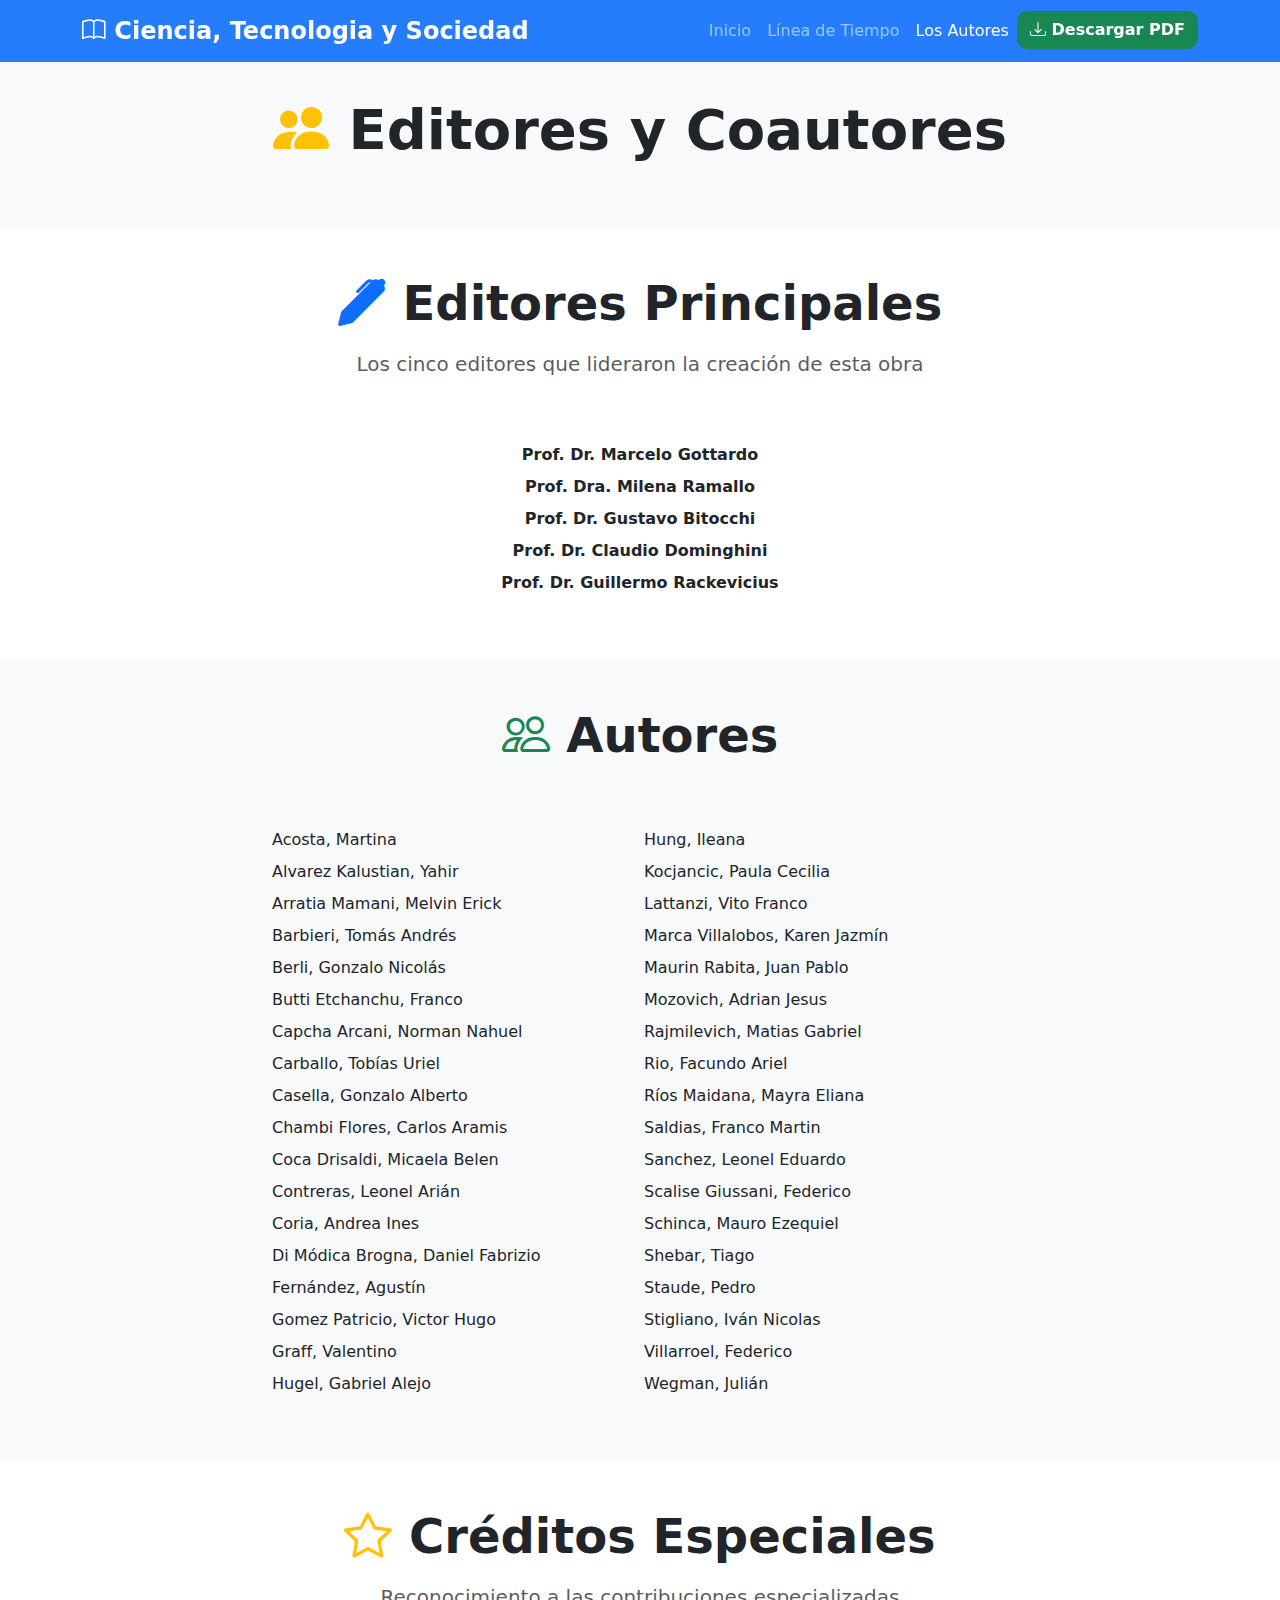
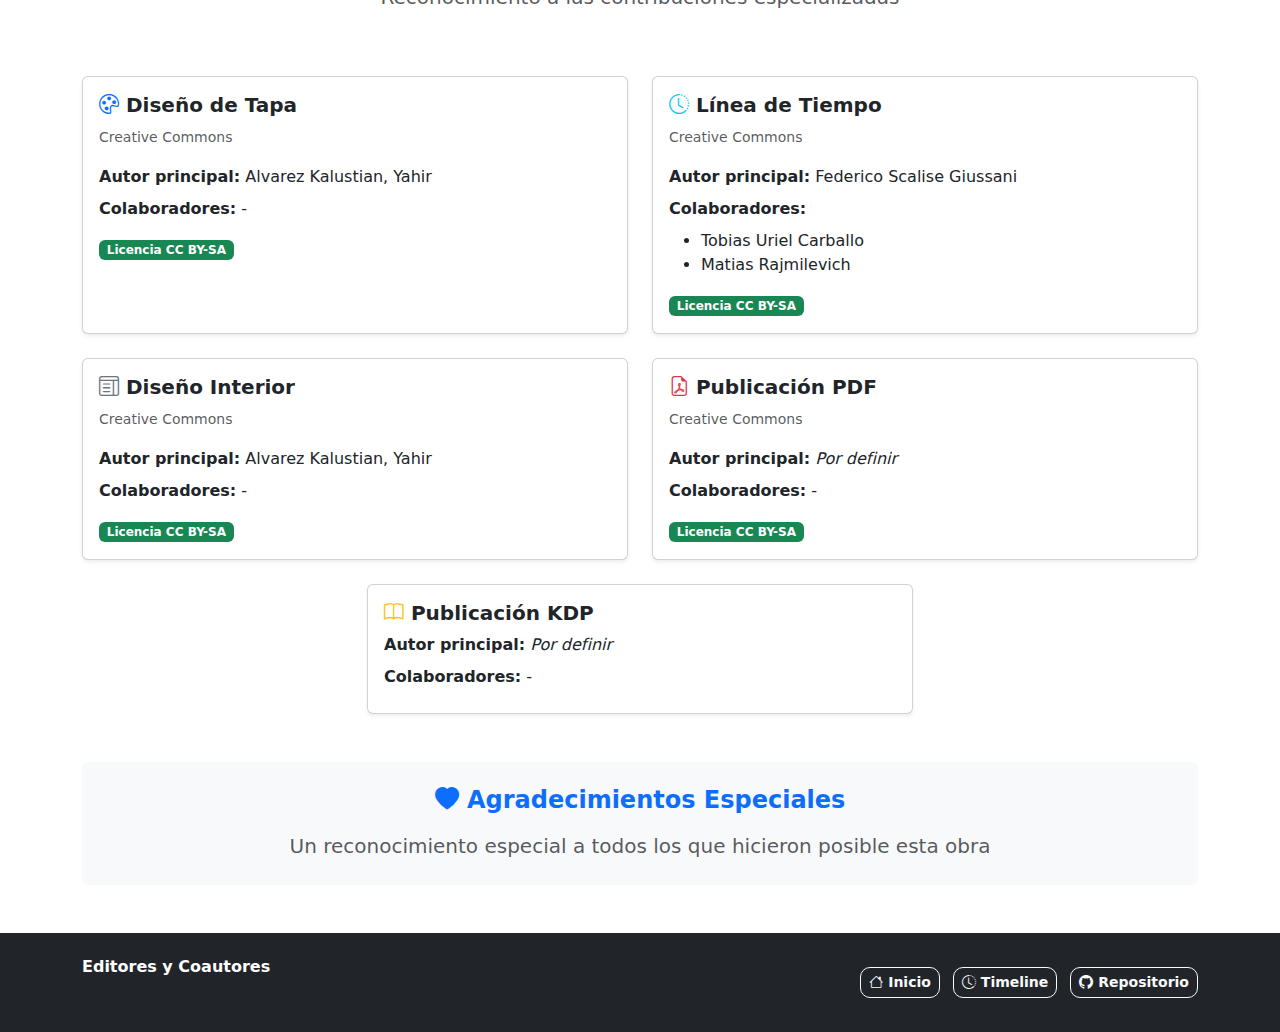
<file: autores.html>
<!DOCTYPE html>
<html lang="es">
<head>
    <meta charset="UTF-8">
    <meta name="viewport" content="width=device-width, initial-scale=1.0">
    <title>Conocé a los Autores - Ciencia, Tecnologia y Sociedad</title>
    
    <!-- Bootstrap 5.3 CSS -->
    <link href="https://cdn.jsdelivr.net/npm/bootstrap@5.3.0/dist/css/bootstrap.min.css" rel="stylesheet">
    <!-- Bootstrap Icons -->
    <link rel="stylesheet" href="https://cdn.jsdelivr.net/npm/bootstrap-icons@1.11.0/font/bootstrap-icons.css">
    <!-- Custom CSS -->
    <link href="assets/css/styles.css" rel="stylesheet">
</head>
<body>
    <!-- Navigation -->
    <nav class="navbar navbar-expand-lg navbar-dark bg-primary fixed-top">
        <div class="container">
            <a class="navbar-brand fw-bold" href="index.html">
                <i class="bi bi-book"></i> Ciencia, Tecnologia y Sociedad
            </a>
            <button class="navbar-toggler" type="button" data-bs-toggle="collapse" data-bs-target="#navbarNav" aria-label="Toggle navigation">
                <span class="navbar-toggler-icon"></span>
            </button>
            <div class="collapse navbar-collapse" id="navbarNav">
                <ul class="navbar-nav ms-auto">
                    <li class="nav-item">
                        <a class="nav-link" href="index.html">Inicio</a>
                    </li>
                    <li class="nav-item">
                        <a class="nav-link" href="timeline.html">Línea de Tiempo</a>
                    </li>
                    <li class="nav-item">
                        <a class="nav-link active" href="autores.html">Los Autores</a>
                    </li>
                    <li class="nav-item">
                        <a href="https://docs.google.com/document/d/1z-AIXiqgQ4723Ntpj3I4-G6UnKTxXHDF-4VG2Z_UFHo/edit?usp=drive_link" target="_blank" rel="noopener" class="btn btn-success nav-download-btn">
                            <i class="bi bi-download"></i> Descargar PDF
                        </a>
                    </li>
                </ul>
            </div>
        </div>
    </nav>

    <!-- Header Section -->
    <section class="py-5 mt-5 bg-light">
        <div class="container">
            <div class="row">
                <div class="col-lg-8 mx-auto text-center">
                    <h1 class="display-4 fw-bold mb-3">
                        <i class="bi bi-people-fill text-warning"></i>
                        Editores y Coautores
                    </h1>
                
                </div>
            </div>
        </div>
    </section>

    <!-- Editores Principales Section -->
    <section class="py-5">
        <div class="container">
            <div class="row mb-5">
                <div class="col-12 text-center">
                    <h2 class="display-5 fw-bold mb-3">
                        <i class="bi bi-pen-fill text-primary"></i> Editores Principales
                    </h2>
                    <p class="lead text-muted">Los cinco editores que lideraron la creación de esta obra</p>
                </div>
            </div>

            <div class="row">
                <div class="col-12">
                    <div class="row justify-content-center">
                        <div class="col-lg-8">
                            <ul class="list-unstyled text-center">
                                <li class="mb-2"><strong>Prof. Dr. Marcelo Gottardo</strong></li>
                                <li class="mb-2"><strong>Prof. Dra. Milena Ramallo</strong></li>
                                <li class="mb-2"><strong>Prof. Dr. Gustavo Bitocchi</strong></li>
                                <li class="mb-2"><strong>Prof. Dr. Claudio Dominghini</strong></li>
                                <li class="mb-2"><strong>Prof. Dr. Guillermo Rackevicius</strong></li>
                            </ul>
                        </div>
                    </div>
                </div>
            </div>
        </div>
    </section>

    <!-- Autores Section -->
    <section class="py-5 bg-light">
        <div class="container">
            <div class="row mb-5">
                <div class="col-12 text-center">
                    <h2 class="display-5 fw-bold mb-3">
                        <i class="bi bi-people text-success"></i> Autores
                    </h2>
                </div>
            </div>

            <div class="row">
                <div class="col-lg-8 mx-auto">
                    <div class="row g-2">
                        <div class="col-md-6">
                            <ul class="list-unstyled">
                                <li class="mb-2">Acosta, Martina</li>
                                <li class="mb-2">Alvarez Kalustian, Yahir</li>
                                <li class="mb-2">Arratia Mamani, Melvin Erick</li>
                                <li class="mb-2">Barbieri, Tomás Andrés</li>
                                <li class="mb-2">Berli, Gonzalo Nicolás</li>
                                <li class="mb-2">Butti Etchanchu, Franco</li>
                                <li class="mb-2">Capcha Arcani, Norman Nahuel</li>
                                <li class="mb-2">Carballo, Tobías Uriel</li>
                                <li class="mb-2">Casella, Gonzalo Alberto</li>
                                <li class="mb-2">Chambi Flores, Carlos Aramis</li>
                                <li class="mb-2">Coca Drisaldi, Micaela Belen</li>
                                <li class="mb-2">Contreras, Leonel Arián</li>
                                <li class="mb-2">Coria, Andrea Ines</li>
                                <li class="mb-2">Di Módica Brogna, Daniel Fabrizio</li>
                                <li class="mb-2">Fernández, Agustín</li>
                                <li class="mb-2">Gomez Patricio, Victor Hugo</li>
                                <li class="mb-2">Graff, Valentino</li>
                                <li class="mb-2">Hugel, Gabriel Alejo</li>
                            </ul>
                        </div>
                        <div class="col-md-6">
                            <ul class="list-unstyled">
                                <li class="mb-2">Hung, Ileana</li>
                                <li class="mb-2">Kocjancic, Paula Cecilia</li>
                                <li class="mb-2">Lattanzi, Vito Franco</li>
                                <li class="mb-2">Marca Villalobos, Karen Jazmín</li>
                                <li class="mb-2">Maurin Rabita, Juan Pablo</li>
                                <li class="mb-2">Mozovich, Adrian Jesus</li>
                                <li class="mb-2">Rajmilevich, Matias Gabriel</li>
                                <li class="mb-2">Rio, Facundo Ariel</li>
                                <li class="mb-2">Ríos Maidana, Mayra Eliana</li>
                                <li class="mb-2">Saldias, Franco Martin</li>
                                <li class="mb-2">Sanchez, Leonel Eduardo</li>
                                <li class="mb-2">Scalise Giussani, Federico</li>
                                <li class="mb-2">Schinca, Mauro Ezequiel</li>
                                <li class="mb-2">Shebar, Tiago</li>
                                <li class="mb-2">Staude, Pedro</li>
                                <li class="mb-2">Stigliano, Iván Nicolas</li>
                                <li class="mb-2">Villarroel, Federico</li>
                                <li class="mb-2">Wegman, Julián</li>
                            </ul>
                        </div>
                    </div>
                </div>
            </div>
        </div>
    </section>

    <!-- Créditos Especiales Section -->
    <section class="py-5">
        <div class="container">
            <div class="row mb-5">
                <div class="col-12 text-center">
                    <h2 class="display-5 fw-bold mb-3">
                        <i class="bi bi-star text-warning"></i> Créditos Especiales
                    </h2>
                    <p class="lead text-muted">Reconocimiento a las contribuciones especializadas</p>
                </div>
            </div>

            <div class="row g-4">
                <!-- Diseño de Tapa -->
                <div class="col-lg-6">
                    <div class="card h-100 shadow-sm credits-card">
                        <div class="card-body">
                            <h5 class="card-title fw-bold">
                                <i class="bi bi-palette text-primary"></i> Diseño de Tapa
                            </h5>
                            <div class="mb-3">
                                <small class="text-muted">Creative Commons</small>
                            </div>
                            <p class="mb-2"><strong>Autor principal:</strong> Alvarez Kalustian, Yahir</p>
                            <p class="mb-2"><strong>Colaboradores:</strong> -</p>
                            <div class="mt-3">
                                <span class="badge bg-success">Licencia CC BY-SA</span>
                            </div>
                        </div>
                    </div>
                </div>

                <!-- Línea de Tiempo -->
                <div class="col-lg-6">
                    <div class="card h-100 shadow-sm credits-card">
                        <div class="card-body">
                            <h5 class="card-title fw-bold">
                                <i class="bi bi-clock-history text-info"></i> Línea de Tiempo
                            </h5>
                            <div class="mb-3">
                                <small class="text-muted">Creative Commons</small>
                            </div>
                            <p class="mb-2"><strong>Autor principal:</strong> Federico Scalise Giussani</p>
                            <p class="mb-2"><strong>Colaboradores:</strong></p>
                            <ul class="mb-2">
                                <li>Tobias Uriel Carballo</li>
                                <li>Matias Rajmilevich</li>
                            </ul>
                            <div class="mt-3">
                                <span class="badge bg-success">Licencia CC BY-SA</span>
                            </div>
                        </div>
                    </div>
                </div>

                <!-- Diseño Interior -->
                <div class="col-lg-6">
                    <div class="card h-100 shadow-sm credits-card">
                        <div class="card-body">
                            <h5 class="card-title fw-bold">
                                <i class="bi bi-layout-text-window text-secondary"></i> Diseño Interior
                            </h5>
                            <div class="mb-3">
                                <small class="text-muted">Creative Commons</small>
                            </div>
                            <p class="mb-2"><strong>Autor principal:</strong> Alvarez Kalustian, Yahir</p>
                            <p class="mb-2"><strong>Colaboradores:</strong> -</p>
                            <div class="mt-3">
                                <span class="badge bg-success">Licencia CC BY-SA</span>
                            </div>
                        </div>
                    </div>
                </div>

                <!-- Publicación PDF -->
                <div class="col-lg-6">
                    <div class="card h-100 shadow-sm credits-card">
                        <div class="card-body">
                            <h5 class="card-title fw-bold">
                                <i class="bi bi-file-earmark-pdf text-danger"></i> Publicación PDF
                            </h5>
                            <div class="mb-3">
                                <small class="text-muted">Creative Commons</small>
                            </div>
                            <p class="mb-2"><strong>Autor principal:</strong> <em>Por definir</em></p>
                            <p class="mb-2"><strong>Colaboradores:</strong> -</p>
                            <div class="mt-3">
                                <span class="badge bg-success">Licencia CC BY-SA</span>
                            </div>
                        </div>
                    </div>
                </div>
            </div>

            <!-- Publicación KDP -->
            <div class="row mt-4">
                <div class="col-lg-6 mx-auto">
                    <div class="card shadow-sm credits-card">
                        <div class="card-body">
                            <h5 class="card-title fw-bold">
                                <i class="bi bi-book text-warning"></i> Publicación KDP
                            </h5>
                            <p class="mb-2"><strong>Autor principal:</strong> <em>Por definir</em></p>
                            <p class="mb-2"><strong>Colaboradores:</strong> -</p>
                        </div>
                    </div>
                </div>
            </div>

            <!-- Agradecimientos Especiales -->
            <div class="row mt-5">
                <div class="col-12 text-center">
                    <div class="card border-0 bg-light">
                        <div class="card-body py-4">
                            <h4 class="fw-bold text-primary mb-3">
                                <i class="bi bi-heart-fill"></i> Agradecimientos Especiales
                            </h4>
                            <p class="lead mb-0 text-muted">
                                Un reconocimiento especial a todos los que hicieron posible esta obra
                            </p>
                        </div>
                    </div>
                </div>
            </div>
        </div>
    </section>

    <!-- Contact Section removed per request -->

    <!-- Footer -->
    <footer class="bg-dark text-white py-4">
        <div class="container">
            <div class="row align-items-center">
                <div class="col-md-6">
                    <h6 class="fw-bold">Editores y Coautores</h6>
                    <p class="text-muted mb-0">Colaboración multidisciplinaria</p>
                </div>
                <div class="col-md-6 text-md-end">
                    <a href="index.html" class="btn btn-outline-light btn-sm me-2">
                        <i class="bi bi-house"></i> Inicio
                    </a>
                    <a href="timeline.html" class="btn btn-outline-light btn-sm me-2">
                        <i class="bi bi-clock-history"></i> Timeline
                    </a>
                    <a href="https://github.com/utn-iys/CienciaTecnologiaySociedad" target="_blank" rel="noopener" class="btn btn-outline-light btn-sm">
                        <i class="bi bi-github"></i> Repositorio
                    </a>
                </div>
            </div>
        </div>
    </footer>

    <!-- Bootstrap 5.3 JS -->
    <script src="https://cdn.jsdelivr.net/npm/bootstrap@5.3.0/dist/js/bootstrap.bundle.min.js"></script>
    <!-- Custom JS -->
    <script src="assets/js/main.js"></script>

    <script>
        document.addEventListener('DOMContentLoaded', function() {
            // Animaciones de entrada para las secciones de autores
            const authorSections = document.querySelectorAll('.author-info');
            
            const observerOptions = {
                threshold: 0.2,
                rootMargin: '0px 0px -100px 0px'
            };

            const observer = new IntersectionObserver(function(entries) {
                entries.forEach(entry => {
                    if (entry.isIntersecting) {
                        entry.target.classList.add('fade-in-up');
                    }
                });
            }, observerOptions);

            authorSections.forEach(section => {
                observer.observe(section);
            });

            // Efectos hover para las imágenes de autores
            const authorImages = document.querySelectorAll('.autor-image');
            authorImages.forEach(img => {
                img.addEventListener('mouseenter', function() {
                    this.style.transform = 'scale(1.05)';
                    this.style.transition = 'transform 0.3s ease';
                });
                
                img.addEventListener('mouseleave', function() {
                    this.style.transform = 'scale(1)';
                });
            });

            // Copiar información de contacto
            const contactButtons = document.querySelectorAll('.social-links a');
            contactButtons.forEach(button => {
                button.addEventListener('click', function(e) {
                    e.preventDefault();
                    const platform = this.querySelector('i').classList[1].split('-')[1];
                    utils.showToast(`Información de contacto copiada (${platform})`, 'info');
                });
            });
        });
    </script>
</body>
</html>
</file>
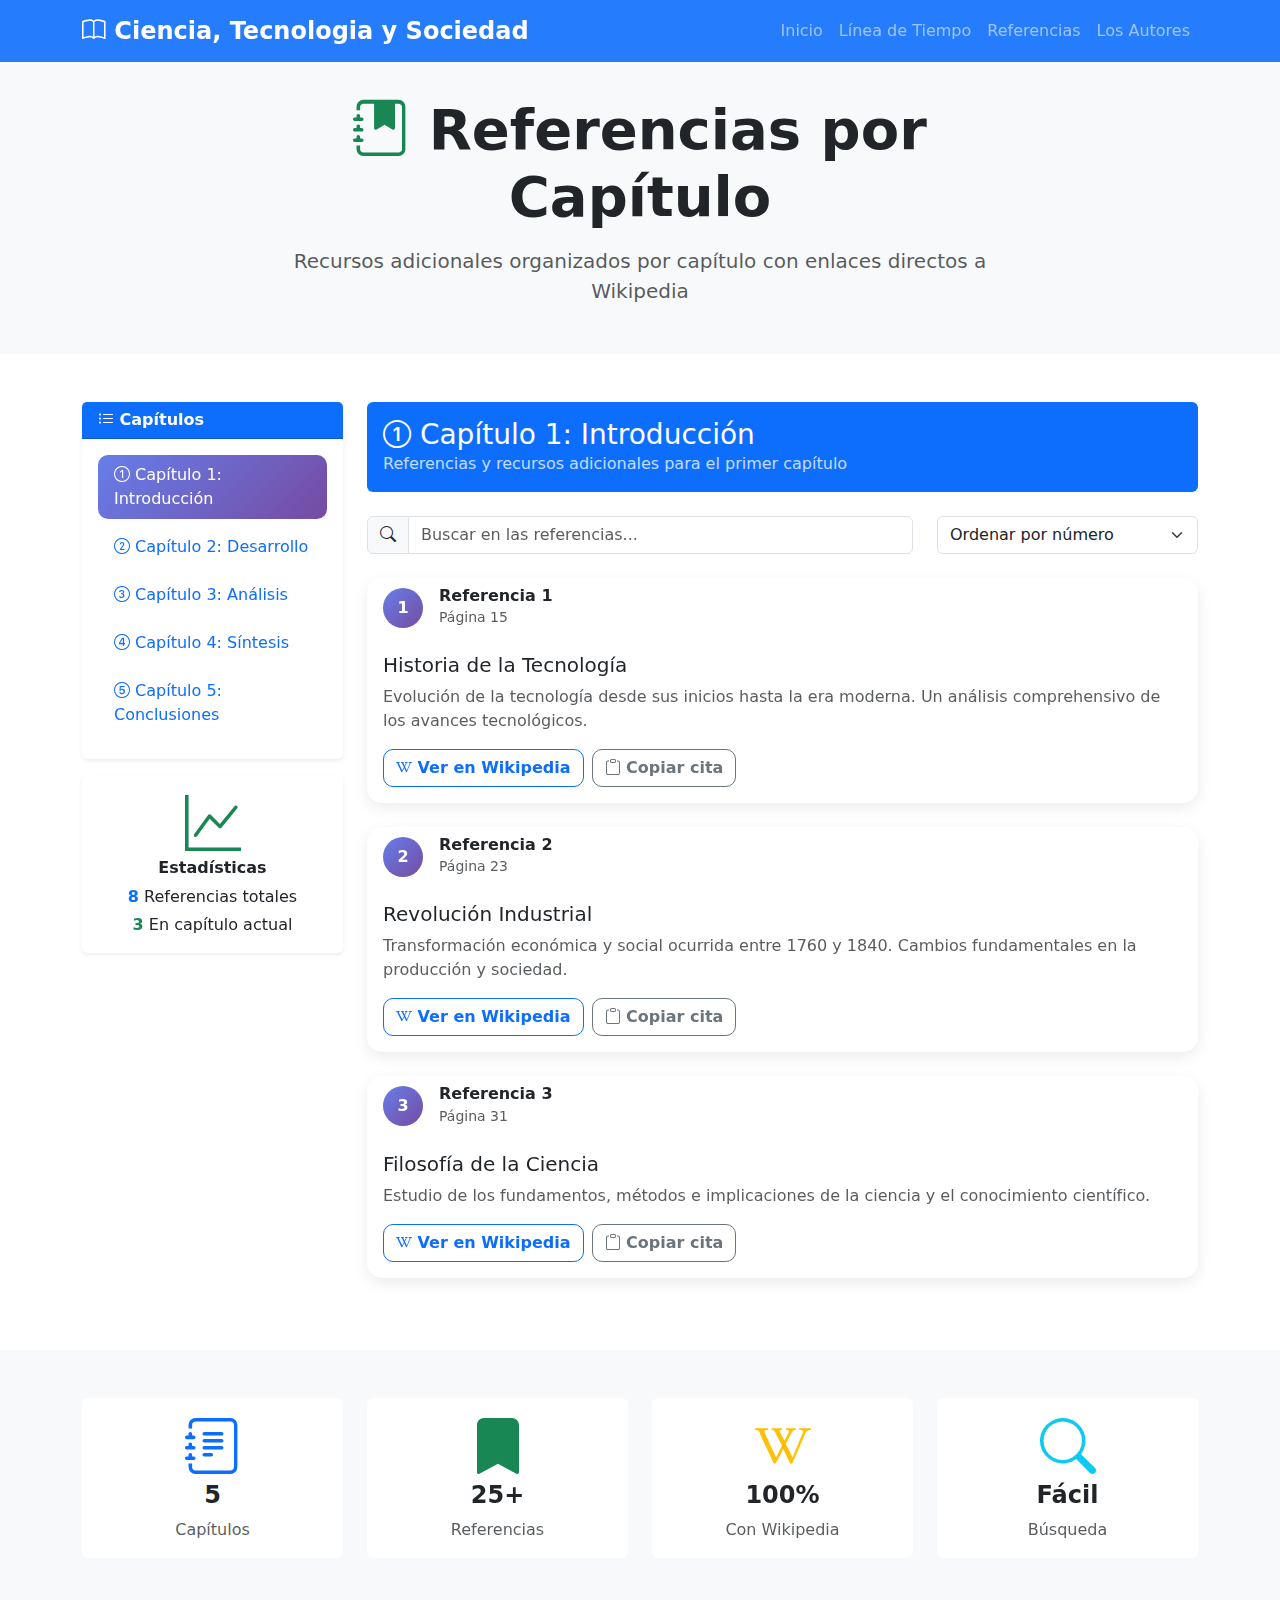
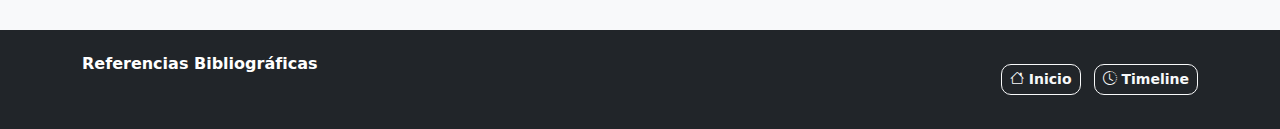
<file: referencias.html>
<!DOCTYPE html>
<html lang="es">
<head>
    <meta charset="UTF-8">
    <meta name="viewport" content="width=device-width, initial-scale=1.0">
    <title>Referencias - Ciencia, Tecnologia y Sociedad</title>
    
    <!-- Bootstrap 5.3 CSS -->
    <link href="https://cdn.jsdelivr.net/npm/bootstrap@5.3.0/dist/css/bootstrap.min.css" rel="stylesheet">
    <!-- Bootstrap Icons -->
    <link rel="stylesheet" href="https://cdn.jsdelivr.net/npm/bootstrap-icons@1.11.0/font/bootstrap-icons.css">
    <!-- Custom CSS -->
    <link href="assets/css/styles.css" rel="stylesheet">
</head>
<body>
    <!-- Navigation -->
    <nav class="navbar navbar-expand-lg navbar-dark bg-primary fixed-top">
        <div class="container">
            <a class="navbar-brand fw-bold" href="index.html">
                <i class="bi bi-book"></i> Ciencia, Tecnologia y Sociedad
            </a>
            <button class="navbar-toggler" type="button" data-bs-toggle="collapse" data-bs-target="#navbarNav" aria-label="Toggle navigation">
                <span class="navbar-toggler-icon"></span>
            </button>
            <div class="collapse navbar-collapse" id="navbarNav">
                <ul class="navbar-nav ms-auto">
                    <li class="nav-item">
                        <a class="nav-link" href="index.html">Inicio</a>
                    </li>
                    <li class="nav-item">
                        <a class="nav-link" href="timeline.html">Línea de Tiempo</a>
                    </li>
                    <li class="nav-item">
                        <a class="nav-link active" href="referencias.html">Referencias</a>
                    </li>
                    <li class="nav-item">
                        <a class="nav-link" href="autores.html">Los Autores</a>
                    </li>
                </ul>
            </div>
        </div>
    </nav>

    <!-- Header Section -->
    <section class="py-5 mt-5 bg-light">
        <div class="container">
            <div class="row">
                <div class="col-lg-8 mx-auto text-center">
                    <h1 class="display-4 fw-bold mb-3">
                        <i class="bi bi-journal-bookmark-fill text-success"></i>
                        Referencias por Capítulo
                    </h1>
                    <p class="lead text-muted mb-0">Recursos adicionales organizados por capítulo con enlaces directos a Wikipedia</p>
                </div>
            </div>
        </div>
    </section>

    <!-- Referencias Section -->
    <section class="py-5">
        <div class="container">
            <div class="row">
                <!-- Sidebar Navigation -->
                <div class="col-lg-3">
                    <div class="referencias-nav">
                        <div class="card border-0 shadow-sm">
                            <div class="card-header bg-primary text-white">
                                <h6 class="mb-0 fw-bold">
                                    <i class="bi bi-list-ul"></i> Capítulos
                                </h6>
                            </div>
                            <div class="card-body p-0">
                                <nav class="nav nav-pills flex-column p-3">
                                    <a class="nav-link active" href="#" data-chapter="capitulo-1" onclick="loadChapter('capitulo-1', this)">
                                        <i class="bi bi-1-circle"></i> Capítulo 1: Introducción
                                    </a>
                                    <a class="nav-link" href="#" data-chapter="capitulo-2" onclick="loadChapter('capitulo-2', this)">
                                        <i class="bi bi-2-circle"></i> Capítulo 2: Desarrollo
                                    </a>
                                    <a class="nav-link" href="#" data-chapter="capitulo-3" onclick="loadChapter('capitulo-3', this)">
                                        <i class="bi bi-3-circle"></i> Capítulo 3: Análisis
                                    </a>
                                    <a class="nav-link" href="#" data-chapter="capitulo-4" onclick="loadChapter('capitulo-4', this)">
                                        <i class="bi bi-4-circle"></i> Capítulo 4: Síntesis
                                    </a>
                                    <a class="nav-link" href="#" data-chapter="capitulo-5" onclick="loadChapter('capitulo-5', this)">
                                        <i class="bi bi-5-circle"></i> Capítulo 5: Conclusiones
                                    </a>
                                </nav>
                            </div>
                        </div>
                        
                        <!-- Statistics Card -->
                        <div class="card border-0 shadow-sm mt-3">
                            <div class="card-body text-center">
                                <i class="bi bi-graph-up text-success display-4 mb-2"></i>
                                <h6 class="fw-bold">Estadísticas</h6>
                                <p class="mb-1"><span class="fw-bold text-primary" id="total-referencias">0</span> Referencias totales</p>
                                <p class="mb-0"><span class="fw-bold text-success" id="current-chapter-refs">0</span> En capítulo actual</p>
                            </div>
                        </div>
                    </div>
                </div>

                <!-- Content Area -->
                <div class="col-lg-9">
                    <!-- Chapter Header -->
                    <div class="mb-4">
                        <div class="card border-0 bg-primary text-white">
                            <div class="card-body">
                                <h3 class="card-title mb-0" id="chapter-title">
                                    <i class="bi bi-1-circle"></i> Capítulo 1: Introducción
                                </h3>
                                <p class="card-text opacity-75 mb-0" id="chapter-description">
                                    Referencias y recursos adicionales para el primer capítulo
                                </p>
                            </div>
                        </div>
                    </div>

                    <!-- Search and Filter -->
                    <div class="row mb-4">
                        <div class="col-md-8">
                            <div class="input-group">
                                <span class="input-group-text">
                                    <i class="bi bi-search"></i>
                                </span>
                                <input type="text" class="form-control" id="search-referencias" placeholder="Buscar en las referencias...">
                            </div>
                        </div>
                        <div class="col-md-4">
                            <select class="form-select" id="sort-referencias">
                                <option value="numero">Ordenar por número</option>
                                <option value="pagina">Ordenar por página</option>
                                <option value="titulo">Ordenar por título</option>
                            </select>
                        </div>
                    </div>

                    <!-- Loading indicator -->
                    <div id="referencias-loading" class="text-center py-5">
                        <div class="spinner-border text-primary" role="status">
                            <span class="visually-hidden">Cargando referencias...</span>
                        </div>
                        <p class="mt-3 text-muted">Cargando referencias...</p>
                    </div>

                    <!-- Referencias Content -->
                    <div id="referencias-content">
                        <!-- Las referencias se cargan dinámicamente aquí -->
                    </div>

                    <!-- No results message -->
                    <div id="no-results" class="text-center py-5" style="display: none;">
                        <i class="bi bi-search display-1 text-muted"></i>
                        <h5 class="text-muted mt-3">No se encontraron referencias</h5>
                        <p class="text-muted">Intenta con otros términos de búsqueda</p>
                    </div>
                </div>
            </div>
        </div>
    </section>

    <!-- Quick Stats Section -->
    <section class="py-5 bg-light">
        <div class="container">
            <div class="row text-center">
                <div class="col-md-3 mb-4">
                    <div class="card border-0 h-100">
                        <div class="card-body">
                            <i class="bi bi-journal-text text-primary display-4 mb-3"></i>
                            <h4 class="fw-bold">5</h4>
                            <p class="text-muted mb-0">Capítulos</p>
                        </div>
                    </div>
                </div>
                <div class="col-md-3 mb-4">
                    <div class="card border-0 h-100">
                        <div class="card-body">
                            <i class="bi bi-bookmark-fill text-success display-4 mb-3"></i>
                            <h4 class="fw-bold">25+</h4>
                            <p class="text-muted mb-0">Referencias</p>
                        </div>
                    </div>
                </div>
                <div class="col-md-3 mb-4">
                    <div class="card border-0 h-100">
                        <div class="card-body">
                            <i class="bi bi-wikipedia text-warning display-4 mb-3"></i>
                            <h4 class="fw-bold">100%</h4>
                            <p class="text-muted mb-0">Con Wikipedia</p>
                        </div>
                    </div>
                </div>
                <div class="col-md-3 mb-4">
                    <div class="card border-0 h-100">
                        <div class="card-body">
                            <i class="bi bi-search text-info display-4 mb-3"></i>
                            <h4 class="fw-bold">Fácil</h4>
                            <p class="text-muted mb-0">Búsqueda</p>
                        </div>
                    </div>
                </div>
            </div>
        </div>
    </section>

    <!-- Footer -->
    <footer class="bg-dark text-white py-4">
        <div class="container">
            <div class="row align-items-center">
                <div class="col-md-6">
                    <h6 class="fw-bold">Referencias Bibliográficas</h6>
                    <p class="text-muted mb-0">Recursos organizados por capítulo</p>
                </div>
                <div class="col-md-6 text-md-end">
                    <a href="index.html" class="btn btn-outline-light btn-sm me-2">
                        <i class="bi bi-house"></i> Inicio
                    </a>
                    <a href="timeline.html" class="btn btn-outline-light btn-sm">
                        <i class="bi bi-clock-history"></i> Timeline
                    </a>
                </div>
            </div>
        </div>
    </footer>

    <!-- Bootstrap 5.3 JS -->
    <script src="https://cdn.jsdelivr.net/npm/bootstrap@5.3.0/dist/js/bootstrap.bundle.min.js"></script>
    <!-- Custom JS -->
    <script src="assets/js/main.js"></script>

    <script>
        // Datos extendidos de referencias
        const referenciasData = {
            'capitulo-1': {
                title: 'Capítulo 1: Introducción',
                description: 'Referencias y recursos adicionales para el primer capítulo',
                referencias: [
                    {
                        numero: 1,
                        pagina: 15,
                        titulo: 'Historia de la Tecnología',
                        resumen: 'Evolución de la tecnología desde sus inicios hasta la era moderna. Un análisis comprehensivo de los avances tecnológicos.',
                        wikipedia: 'https://es.wikipedia.org/wiki/Historia_de_la_tecnolog%C3%ADa'
                    },
                    {
                        numero: 2,
                        pagina: 23,
                        titulo: 'Revolución Industrial',
                        resumen: 'Transformación económica y social ocurrida entre 1760 y 1840. Cambios fundamentales en la producción y sociedad.',
                        wikipedia: 'https://es.wikipedia.org/wiki/Revoluci%C3%B3n_Industrial'
                    },
                    {
                        numero: 3,
                        pagina: 31,
                        titulo: 'Filosofía de la Ciencia',
                        resumen: 'Estudio de los fundamentos, métodos e implicaciones de la ciencia y el conocimiento científico.',
                        wikipedia: 'https://es.wikipedia.org/wiki/Filosof%C3%ADa_de_la_ciencia'
                    }
                ]
            },
            'capitulo-2': {
                title: 'Capítulo 2: Desarrollo',
                description: 'Recursos para el desarrollo de los conceptos principales',
                referencias: [
                    {
                        numero: 4,
                        pagina: 45,
                        titulo: 'Inteligencia Artificial',
                        resumen: 'Desarrollo de sistemas que pueden realizar tareas que requieren inteligencia humana.',
                        wikipedia: 'https://es.wikipedia.org/wiki/Inteligencia_artificial'
                    },
                    {
                        numero: 5,
                        pagina: 52,
                        titulo: 'Machine Learning',
                        resumen: 'Subcampo de la inteligencia artificial que se centra en algoritmos que mejoran automáticamente.',
                        wikipedia: 'https://es.wikipedia.org/wiki/Aprendizaje_autom%C3%A1tico'
                    }
                ]
            },
            'capitulo-3': {
                title: 'Capítulo 3: Análisis',
                description: 'Análisis profundo de los temas tratados',
                referencias: [
                    {
                        numero: 6,
                        pagina: 67,
                        titulo: 'Sociología de la Tecnología',
                        resumen: 'Estudio de las relaciones entre sociedad y tecnología, y cómo se influencian mutuamente.',
                        wikipedia: 'https://es.wikipedia.org/wiki/Sociolog%C3%ADa_de_la_tecnolog%C3%ADa'
                    }
                ]
            },
            'capitulo-4': {
                title: 'Capítulo 4: Síntesis',
                description: 'Síntesis de los conceptos principales',
                referencias: [
                    {
                        numero: 7,
                        pagina: 78,
                        titulo: 'Ética de la Tecnología',
                        resumen: 'Rama de la ética aplicada que examina las cuestiones morales relacionadas con la tecnología.',
                        wikipedia: 'https://es.wikipedia.org/wiki/%C3%89tica_de_la_tecnolog%C3%ADa'
                    }
                ]
            },
            'capitulo-5': {
                title: 'Capítulo 5: Conclusiones',
                description: 'Conclusiones y reflexiones finales',
                referencias: [
                    {
                        numero: 8,
                        pagina: 89,
                        titulo: 'Futuro de la Humanidad',
                        resumen: 'Especulaciones y análisis sobre el desarrollo futuro de la especie humana.',
                        wikipedia: 'https://es.wikipedia.org/wiki/Futuro_de_la_humanidad'
                    }
                ]
            }
        };

        let currentChapter = 'capitulo-1';
        let currentSort = 'numero';

        // Cargar capítulo
        function loadChapter(chapter, element) {
            // Actualizar navegación activa
            document.querySelectorAll('.nav-link').forEach(link => {
                link.classList.remove('active');
            });
            element.classList.add('active');

            currentChapter = chapter;
            const data = referenciasData[chapter];

            // Actualizar título del capítulo
            document.getElementById('chapter-title').innerHTML = `<i class="bi bi-${chapter.charAt(chapter.length-1)}-circle"></i> ${data.title}`;
            document.getElementById('chapter-description').textContent = data.description;

            // Mostrar loading
            document.getElementById('referencias-loading').style.display = 'block';
            document.getElementById('referencias-content').style.display = 'none';

            // Simular carga
            setTimeout(() => {
                renderReferencias(data.referencias);
                updateStats();
                document.getElementById('referencias-loading').style.display = 'none';
                document.getElementById('referencias-content').style.display = 'block';
            }, 500);
        }

        // Renderizar referencias
        function renderReferencias(referencias) {
            const container = document.getElementById('referencias-content');
            container.innerHTML = '';

            referencias.forEach(ref => {
                const card = `
                    <div class="referencia-card card fade-in-up mb-4">
                        <div class="card-header bg-transparent border-0 d-flex align-items-center">
                            <div class="referencia-number">${ref.numero}</div>
                            <div>
                                <h6 class="mb-0 fw-bold">Referencia ${ref.numero}</h6>
                                <small class="text-muted">Página ${ref.pagina}</small>
                            </div>
                        </div>
                        <div class="card-body">
                            <h5 class="card-title">${ref.titulo}</h5>
                            <p class="card-text text-muted">${ref.resumen}</p>
                            <div class="d-flex gap-2">
                                <a href="${ref.wikipedia}" target="_blank" class="btn btn-outline-primary">
                                    <i class="bi bi-wikipedia"></i> Ver en Wikipedia
                                </a>
                                <button class="btn btn-outline-secondary" onclick="copyReference(${ref.numero})">
                                    <i class="bi bi-clipboard"></i> Copiar cita
                                </button>
                            </div>
                        </div>
                    </div>
                `;
                container.innerHTML += card;
            });
        }

        // Actualizar estadísticas
        function updateStats() {
            const totalRefs = Object.values(referenciasData).reduce((total, chapter) => total + chapter.referencias.length, 0);
            const currentRefs = referenciasData[currentChapter].referencias.length;
            
            document.getElementById('total-referencias').textContent = totalRefs;
            document.getElementById('current-chapter-refs').textContent = currentRefs;
        }

        // Copiar referencia
        function copyReference(numero) {
        const text = `Referencia ${numero} - Ver detalles en el sitio de Ciencia, Tecnologia y Sociedad`;
            navigator.clipboard.writeText(text).then(() => {
                utils.showToast('Referencia copiada al portapapeles', 'success');
            });
        }

        // Búsqueda en tiempo real
        document.getElementById('search-referencias').addEventListener('input', function(e) {
            const searchTerm = e.target.value.toLowerCase();
            const cards = document.querySelectorAll('.referencia-card');
            let visibleCount = 0;

            cards.forEach(card => {
                const text = card.textContent.toLowerCase();
                if (text.includes(searchTerm)) {
                    card.style.display = 'block';
                    visibleCount++;
                } else {
                    card.style.display = 'none';
                }
            });

            document.getElementById('no-results').style.display = visibleCount === 0 ? 'block' : 'none';
        });

        // Ordenamiento
        document.getElementById('sort-referencias').addEventListener('change', function(e) {
            currentSort = e.target.value;
            const data = referenciasData[currentChapter];
            let sortedRefs = [...data.referencias];

            switch(currentSort) {
                case 'pagina':
                    sortedRefs.sort((a, b) => a.pagina - b.pagina);
                    break;
                case 'titulo':
                    sortedRefs.sort((a, b) => a.titulo.localeCompare(b.titulo));
                    break;
                default:
                    sortedRefs.sort((a, b) => a.numero - b.numero);
            }

            renderReferencias(sortedRefs);
        });

        // Inicializar página
        document.addEventListener('DOMContentLoaded', function() {
            loadChapter('capitulo-1', document.querySelector('[data-chapter="capitulo-1"]'));
        });
    </script>
</body>
</html>
</file>
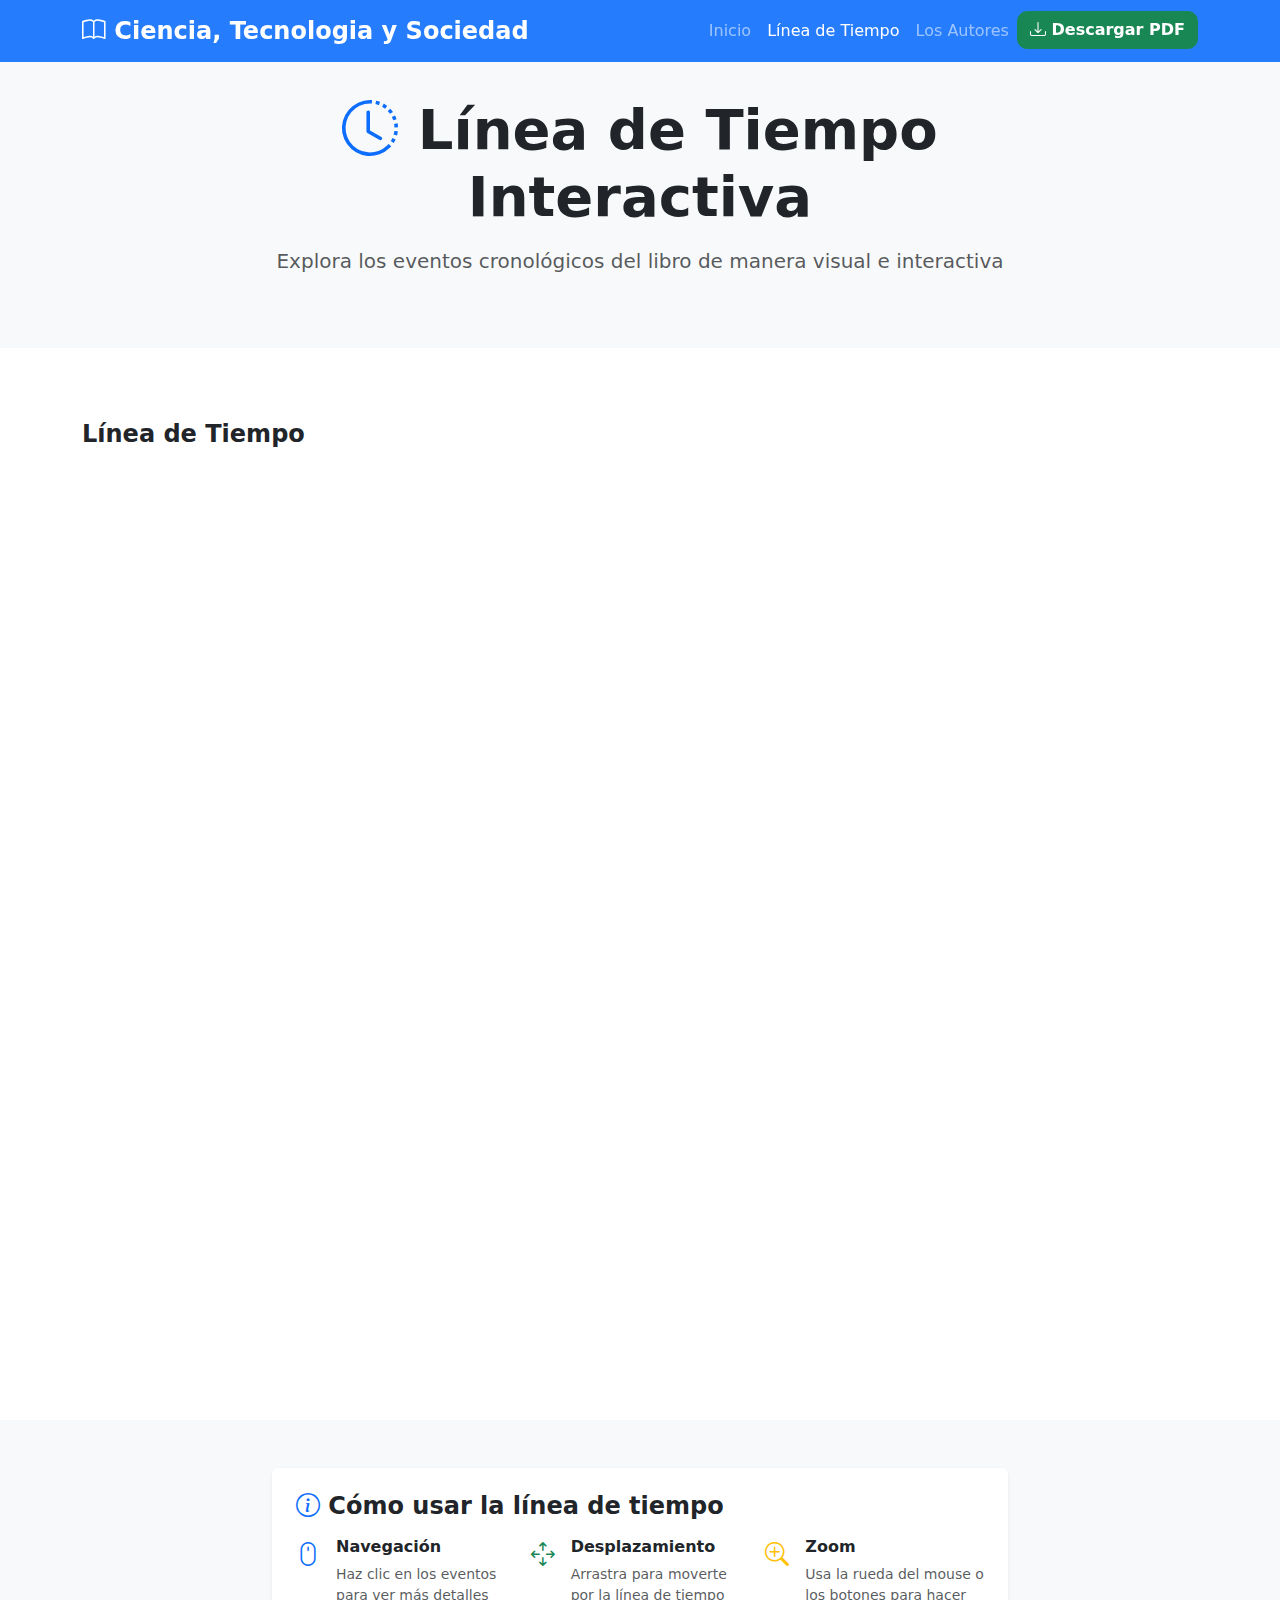
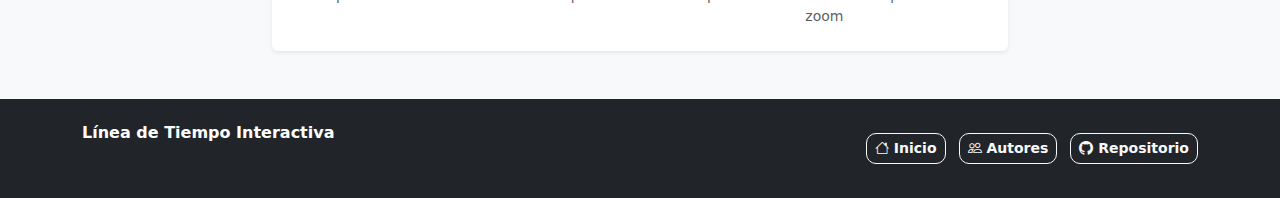
<file: timeline.html>
<!DOCTYPE html>
<html lang="es">
<head>
    <meta charset="UTF-8">
    <meta name="viewport" content="width=device-width, initial-scale=1.0">
    <title>Línea de Tiempo - Ciencia, Tecnologia y Sociedad</title>
    
    <!-- Bootstrap 5.3 CSS -->
    <link href="https://cdn.jsdelivr.net/npm/bootstrap@5.3.0/dist/css/bootstrap.min.css" rel="stylesheet">
    <!-- Bootstrap Icons -->
    <link rel="stylesheet" href="https://cdn.jsdelivr.net/npm/bootstrap-icons@1.11.0/font/bootstrap-icons.css">
    <!-- Timeline.js CSS -->
    <link title="timeline-styles" rel="stylesheet" href="https://cdn.knightlab.com/libs/timeline3/latest/css/timeline.css">
    <!-- Custom CSS -->
    <link href="assets/css/styles.css" rel="stylesheet">
</head>
<body>
    <!-- Navigation -->
    <nav class="navbar navbar-expand-lg navbar-dark bg-primary fixed-top">
        <div class="container">
            <a class="navbar-brand fw-bold" href="index.html">
                <i class="bi bi-book"></i> Ciencia, Tecnologia y Sociedad
            </a>
            <button class="navbar-toggler" type="button" data-bs-toggle="collapse" data-bs-target="#navbarNav" aria-label="Toggle navigation">
                <span class="navbar-toggler-icon"></span>
            </button>
            <div class="collapse navbar-collapse" id="navbarNav">
                <ul class="navbar-nav ms-auto">
                    <li class="nav-item">
                        <a class="nav-link" href="index.html">Inicio</a>
                    </li>
                    <li class="nav-item">
                        <a class="nav-link active" href="timeline.html">Línea de Tiempo</a>
                    </li>
                    <li class="nav-item">
                        <a class="nav-link" href="autores.html">Los Autores</a>
                    </li>
                    <li class="nav-item">
                        <a href="https://docs.google.com/document/d/1z-AIXiqgQ4723Ntpj3I4-G6UnKTxXHDF-4VG2Z_UFHo/edit?usp=drive_link" target="_blank" rel="noopener" class="btn btn-success nav-download-btn">
                            <i class="bi bi-download"></i> Descargar PDF
                        </a>
                    </li>
                </ul>
            </div>
        </div>
    </nav>

    <!-- Header Section -->
    <section class="py-5 mt-5 bg-light">
        <div class="container">
            <div class="row">
                <div class="col-lg-8 mx-auto text-center">
                    <h1 class="display-4 fw-bold mb-3">
                        <i class="bi bi-clock-history text-primary"></i>
                        Línea de Tiempo Interactiva
                    </h1>
                    <p class="lead text-muted mb-4">Explora los eventos cronológicos del libro de manera visual e interactiva</p>
                </div>
            </div>
        </div>
    </section>

    <!-- Timeline Section -->
    <section class="py-5">
        <div class="container">
            <div class="row">
                <div class="col-12">
                    <!-- Embedded external timeline -->
                    <div class="timeline-embed-remote mt-4">
                        <h4 class="fw-bold mb-3">Línea de Tiempo</h4>
                        <div>
                            <iframe src="https://cdn.knightlab.com/libs/timeline3/latest/embed/index.html?source=v2%3A2PACX-1vSKUEPH-yOTM60DvSyX-Xr9uI1JBE44xJq6rEuWlhXpenltjEbD3CbfFJ69R-U3Vxq-k6gbF0gFGd9o&font=Default&lang=es&initial_zoom=2&start_at_slide=1&width=100%25&height=800&timenav_height_percentage=50" width="100%" height="900" style="border:0; min-height:600px;" webkitallowfullscreen mozallowfullscreen allowfullscreen frameborder="0"></iframe>
                        </div>
                    </div>
                </div>
            </div>
        </div>
    </section>

    <!-- Instructions Section -->
    <section class="py-5 bg-light">
        <div class="container">
            <div class="row">
                <div class="col-lg-8 mx-auto">
                    <div class="card border-0 shadow-sm">
                        <div class="card-body p-4">
                            <h4 class="fw-bold mb-3">
                                <i class="bi bi-info-circle text-primary"></i>
                                Cómo usar la línea de tiempo
                            </h4>
                            <div class="row g-3">
                                <div class="col-md-4">
                                    <div class="d-flex">
                                        <i class="bi bi-mouse text-primary me-3 fs-4"></i>
                                        <div>
                                            <h6 class="fw-bold">Navegación</h6>
                                            <p class="mb-0 text-muted small">Haz clic en los eventos para ver más detalles</p>
                                        </div>
                                    </div>
                                </div>
                                <div class="col-md-4">
                                    <div class="d-flex">
                                        <i class="bi bi-arrows-move text-success me-3 fs-4"></i>
                                        <div>
                                            <h6 class="fw-bold">Desplazamiento</h6>
                                            <p class="mb-0 text-muted small">Arrastra para moverte por la línea de tiempo</p>
                                        </div>
                                    </div>
                                </div>
                                <div class="col-md-4">
                                    <div class="d-flex">
                                        <i class="bi bi-zoom-in text-warning me-3 fs-4"></i>
                                        <div>
                                            <h6 class="fw-bold">Zoom</h6>
                                            <p class="mb-0 text-muted small">Usa la rueda del mouse o los botones para hacer zoom</p>
                                        </div>
                                    </div>
                                </div>
                            </div>
                        </div>
                    </div>
                </div>
            </div>
        </div>
    </section>

    <!-- Back to Top Button -->
    <button id="back-to-top" class="btn btn-primary position-fixed bottom-0 end-0 m-4" style="display: none; z-index: 1000;">
        <i class="bi bi-arrow-up"></i>
    </button>

    <!-- Footer -->
    <footer class="bg-dark text-white py-4">
        <div class="container">
            <div class="row align-items-center">
                <div class="col-md-6">
                    <h6 class="fw-bold">Línea de Tiempo Interactiva</h6>
                    <p class="text-muted mb-0">Powered by Timeline.js</p>
                </div>
                <div class="col-md-6 text-md-end">
                    <a href="index.html" class="btn btn-outline-light btn-sm me-2">
                        <i class="bi bi-house"></i> Inicio
                    </a>
                    <a href="autores.html" class="btn btn-outline-light btn-sm me-2">
                        <i class="bi bi-people"></i> Autores
                    </a>
                    <a href="https://github.com/utn-iys/CienciaTecnologiaySociedad" target="_blank" rel="noopener" class="btn btn-outline-light btn-sm">
                        <i class="bi bi-github"></i> Repositorio
                    </a>
                </div>
            </div>
        </div>
    </footer>

    <!-- Bootstrap 5.3 JS -->
    <script src="https://cdn.jsdelivr.net/npm/bootstrap@5.3.0/dist/js/bootstrap.bundle.min.js"></script>
    <!-- Timeline.js -->
    <script src="https://cdn.knightlab.com/libs/timeline3/latest/js/timeline.js"></script>
    <!-- Custom JS -->
    <script src="assets/js/main.js"></script>
</body>
</html>
</file>
<file: assets/css/styles.css>
/* Custom CSS para el sitio de acompañamiento del libro */

:root {
    --primary-gradient: linear-gradient(135deg, #667eea 0%, #764ba2 100%);
    --secondary-gradient: linear-gradient(135deg, #f093fb 0%, #f5576c 100%);
    --success-gradient: linear-gradient(135deg, #4facfe 0%, #00f2fe 100%);
}

/* Hero Section */
.hero-section {
    background: var(--primary-gradient);
    position: relative;
    overflow: hidden;
}

.hero-section::before {
    content: '';
    position: absolute;
    top: 0;
    left: 0;
    right: 0;
    bottom: 0;
    background: url('data:image/svg+xml,<svg xmlns="http://www.w3.org/2000/svg" viewBox="0 0 1000 100" fill="rgba(255,255,255,0.1)"><polygon points="1000,0 1000,100 0,100"/></svg>') no-repeat bottom;
    background-size: cover;
}

.hero-buttons .btn {
    border-radius: 50px;
    padding: 15px 30px;
    font-weight: 600;
    text-transform: uppercase;
    letter-spacing: 1px;
    transition: all 0.3s ease;
}

.hero-buttons .btn:hover {
    transform: translateY(-2px);
    box-shadow: 0 10px 25px rgba(0,0,0,0.2);
}

/* Applet Cards */
.applet-card {
    border: none;
    border-radius: 15px;
    transition: all 0.3s ease;
    overflow: hidden;
}

.applet-card:hover {
    transform: translateY(-10px);
    box-shadow: 0 20px 40px rgba(0,0,0,0.1);
}

.applet-icon i {
    transition: all 0.3s ease;
}

.applet-card:hover .applet-icon i {
    transform: scale(1.1);
}

/* Navigation */
.navbar {
    backdrop-filter: blur(10px);
    background: rgba(13, 110, 253, 0.9) !important;
}

.navbar-brand {
    font-size: 1.5rem;
}

/* Buttons */
.btn {
    border-radius: 10px;
    font-weight: 600;
    transition: all 0.3s ease;
}

.btn:hover {
    transform: translateY(-2px);
}

/* Timeline Styles */
.timeline-container {
    background: #f8f9fa;
    border-radius: 15px;
    padding: 2rem;
    min-height: 600px;
}

/* Referencias Styles */
.referencias-nav {
    position: sticky;
    top: 100px;
    height: fit-content;
}

.nav-pills .nav-link {
    border-radius: 10px;
    margin-bottom: 0.5rem;
    font-weight: 500;
}

.nav-pills .nav-link.active {
    background: var(--primary-gradient);
}

.referencia-card {
    border: none;
    border-radius: 15px;
    box-shadow: 0 5px 15px rgba(0,0,0,0.08);
    transition: all 0.3s ease;
    margin-bottom: 1rem;
}

.referencia-card:hover {
    transform: translateY(-5px);
    box-shadow: 0 10px 25px rgba(0,0,0,0.15);
}

.referencia-number {
    background: var(--primary-gradient);
    color: white;
    border-radius: 50%;
    width: 40px;
    height: 40px;
    display: flex;
    align-items: center;
    justify-content: center;
    font-weight: bold;
    margin-right: 1rem;
}

/* Autores Styles */
.autor-card {
    border: none;
    border-radius: 20px;
    overflow: hidden;
    transition: all 0.3s ease;
}

.autor-card:hover {
    transform: translateY(-10px);
    box-shadow: 0 20px 40px rgba(0,0,0,0.1);
}

.autor-image {
    height: 300px;
    object-fit: cover;
    width: 100%;
}

/* Coautores Styles */
.coautor-card {
    border: none;
    border-radius: 15px;
    overflow: hidden;
    transition: all 0.3s ease;
    background: white;
}

.coautor-card:hover {
    transform: translateY(-5px);
    box-shadow: 0 15px 30px rgba(0,0,0,0.1);
}

.coautor-image {
    height: 180px;
    object-fit: cover;
    width: 100%;
    transition: all 0.3s ease;
}

.coautor-card:hover .coautor-image {
    transform: scale(1.05);
}

.coautor-card .card-body {
    padding: 1rem 0.75rem;
}

/* Responsive */
@media (max-width: 768px) {
    .hero-section .display-4 {
        font-size: 2.5rem;
    }
    
    .hero-buttons .btn {
        display: block;
        width: 100%;
        margin: 0.5rem 0;
    }
    
    .referencias-nav {
        position: relative;
        top: auto;
    }
}

/* Animations */
@keyframes fadeInUp {
    from {
        opacity: 0;
        transform: translateY(30px);
    }
    to {
        opacity: 1;
        transform: translateY(0);
    }
}

.fade-in-up {
    animation: fadeInUp 0.6s ease-out;
}

/* Custom scrollbar */
::-webkit-scrollbar {
    width: 8px;
}

::-webkit-scrollbar-track {
    background: #f1f1f1;
}

::-webkit-scrollbar-thumb {
    background: #888;
    border-radius: 4px;
}

::-webkit-scrollbar-thumb:hover {
    background: #555;
}
</file>
